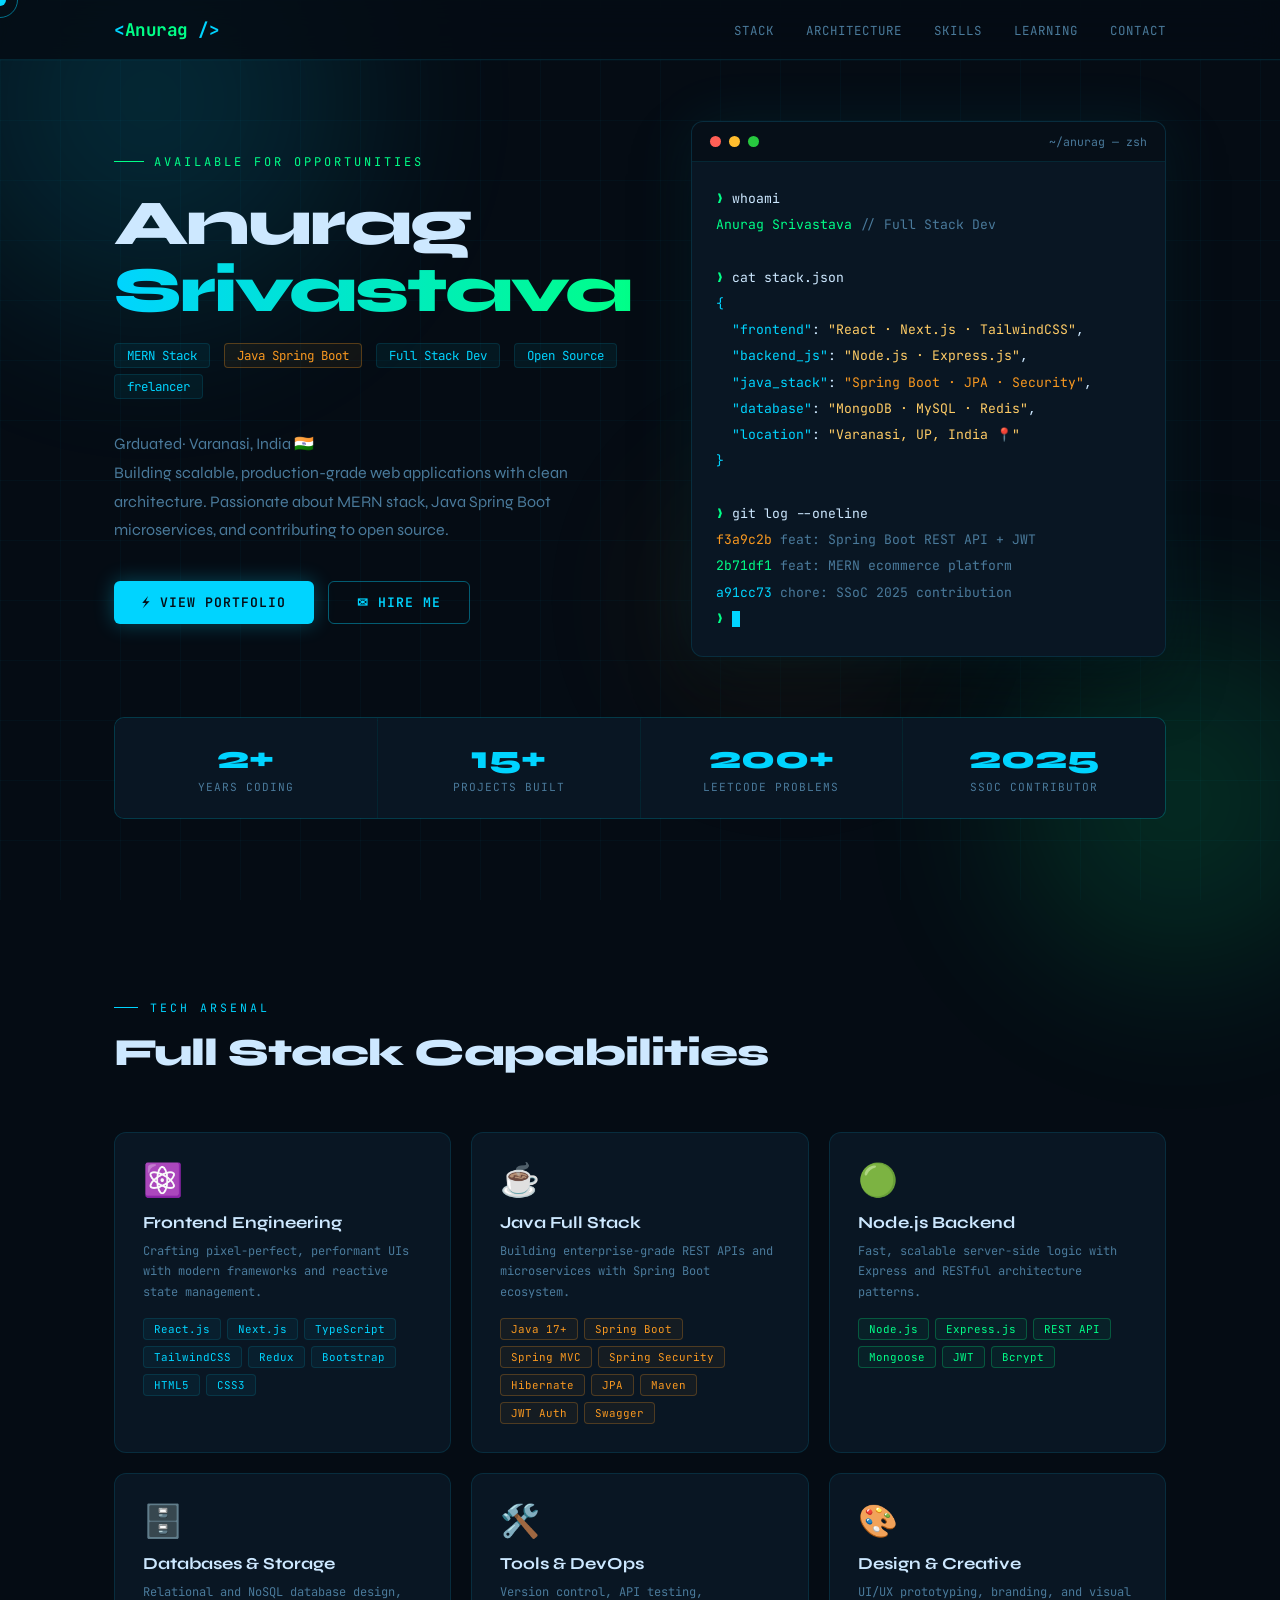
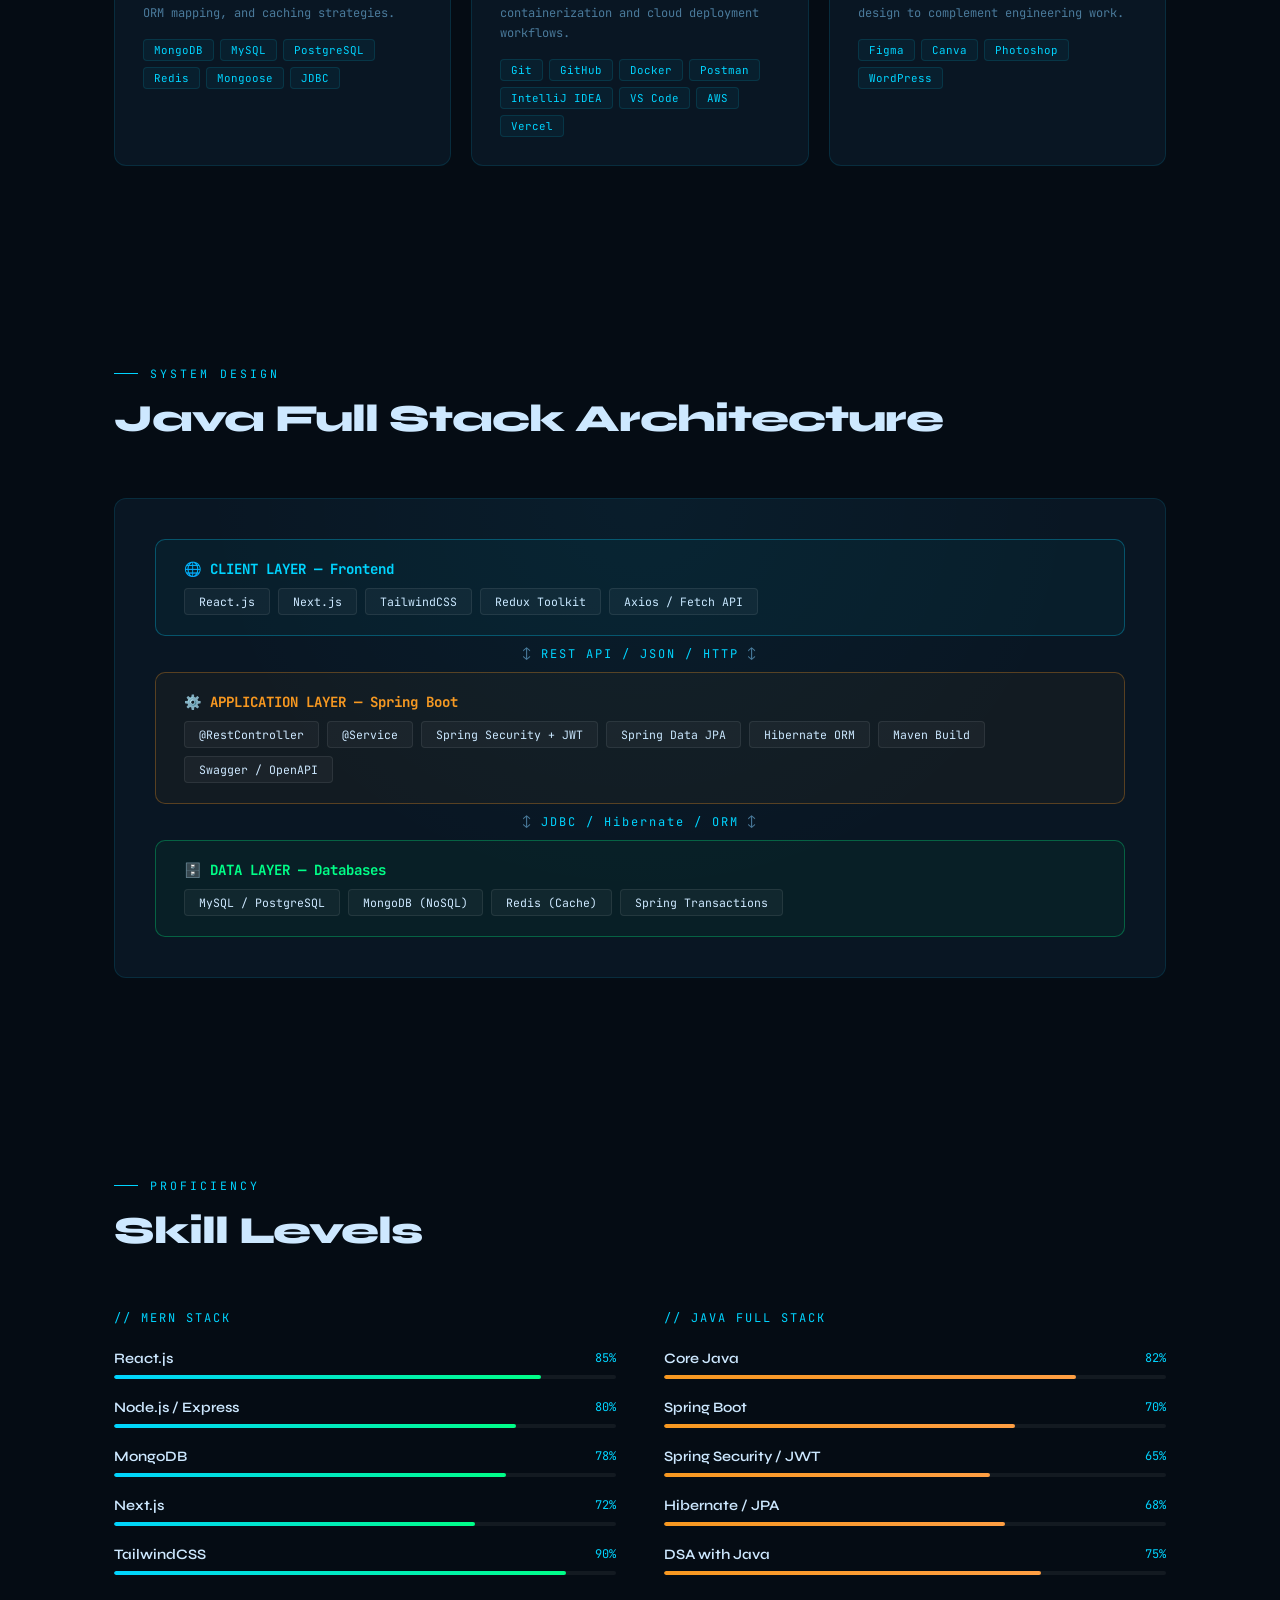
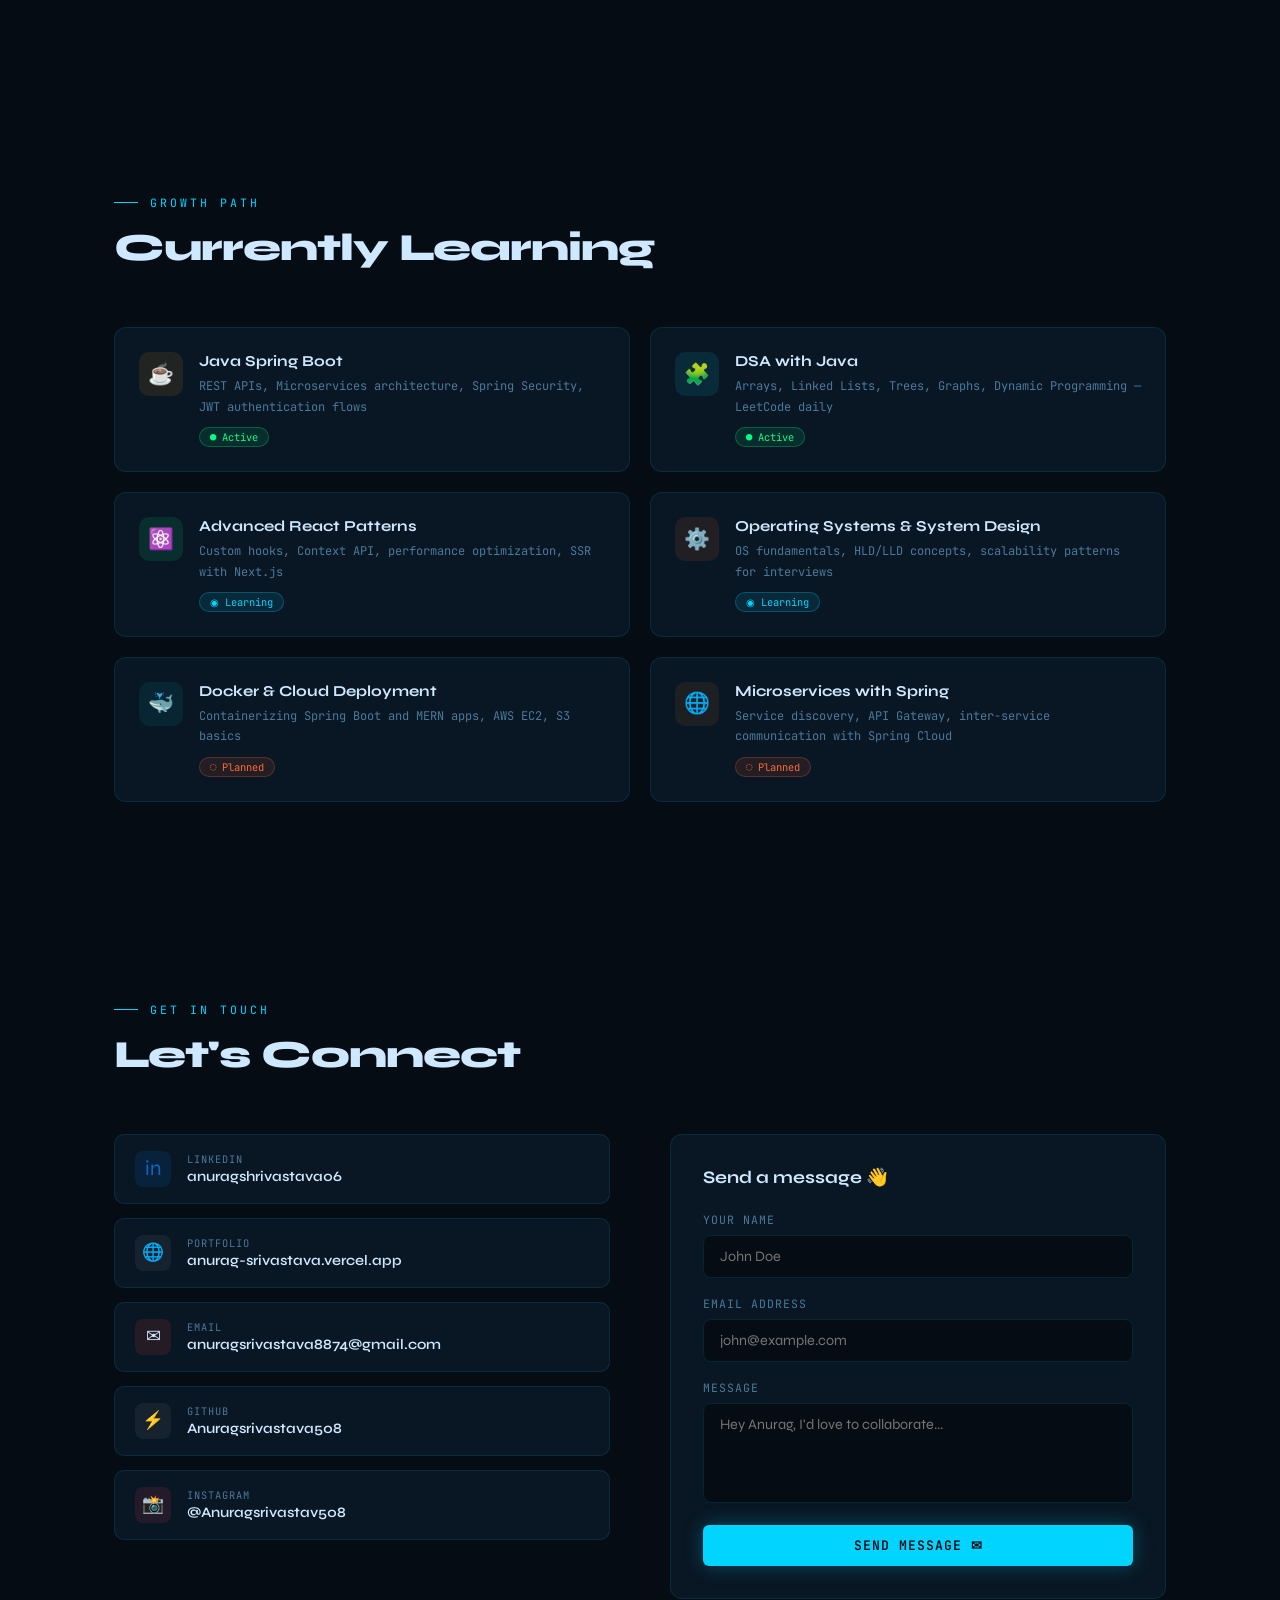
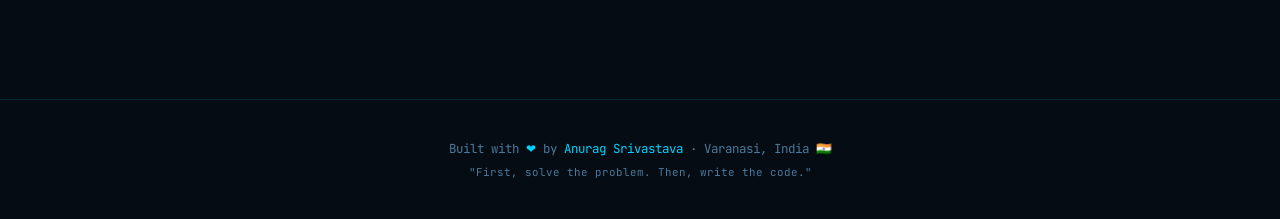
<file: index.html>
<!DOCTYPE html>
<html lang="en">
<head>
<meta charset="UTF-8"/>
<meta name="viewport" content="width=device-width, initial-scale=1.0"/>
<title>Anurag - portfiolo</title>
<link rel="stylesheet" href="style.css">
<link href="https://fonts.googleapis.com/css2?family=JetBrains+Mono:wght@300;400;600;700&family=Syne:wght@400;600;700;800&display=swap" rel="stylesheet"/>
</head>
<body>

<div class="cursor" id="cursor"></div>
<div class="cursor-ring" id="cursorRing"></div>
<div class="grid-bg"></div>
<div class="orb orb1"></div>
<div class="orb orb2"></div>
<div class="orb orb3"></div>

<!-- NAV-->
<nav>
  <div class="container nav-inner">
    <div class="nav-logo">&lt;<span>Anurag</span> /&gt;</div>
    <ul class="nav-links">
      <li><a href="#stack">Stack</a></li>
      <li><a href="#architecture">Architecture</a></li>
      <li><a href="#skills">Skills</a></li>
      <li><a href="#learning">Learning</a></li>
      <li><a href="#contact">Contact</a></li>
    </ul>
  </div>
</nav>



<!-- hero section -->

 <section class="hero">
  <div class="container">
    <div class="hero-grid">
      <div class="hero-left">
        <div class="hero-tag">Available for opportunities</div>
        <h1 class="hero-name">Anurag<br/><span class="highlight">Srivastava</span></h1>
        <div class="hero-role">
          <span class="role-tag">MERN Stack</span>
          <span class="role-tag java">Java Spring Boot</span>
          <span class="role-tag">Full Stack Dev</span>
          <span class="role-tag">Open Source</span>
           <span class="role-tag">frelancer</span>

        </div>
        <p class="hero-desc">
          Grduated· Varanasi, India 🇮🇳<br/>
          Building scalable, production-grade web applications with clean architecture. Passionate about MERN stack, Java Spring Boot microservices, and contributing to open source.
        </p>
        <div class="hero-btns">
          <a href="https://anurag-srivastava.vercel.app/" class="btn btn-primary">⚡ View Portfolio</a>
          <a href="mailto:anuragsrivastava8874@gmail.com" class="btn btn-outline">✉ Hire Me</a>
        </div>
      </div>

      <div class="terminal">
        <div class="terminal-header">
          <div class="dot dot-r"></div>
          <div class="dot dot-y"></div>
          <div class="dot dot-g"></div>
          <div class="terminal-title">~/anurag — zsh</div>
        </div>
        <div class="terminal-body" id="termBody">
          <div class="t-line" style="animation-delay:0.8s"><span class="t-prompt">❯ </span><span class="t-cmd">whoami</span></div>
          <div class="t-line" style="animation-delay:1.1s"><span class="t-val">Anurag Srivastava</span> <span class="t-comment">// Full Stack Dev</span></div>
          <div class="t-line" style="animation-delay:1.5s">&nbsp;</div>
          <div class="t-line" style="animation-delay:1.7s"><span class="t-prompt">❯ </span><span class="t-cmd">cat stack.json</span></div>
          <div class="t-line" style="animation-delay:2.0s"><span class="t-key">{</span></div>
          <div class="t-line" style="animation-delay:2.2s">&nbsp;&nbsp;<span class="t-key">"frontend"</span>: <span class="t-string">"React · Next.js · TailwindCSS"</span>,</div>
          <div class="t-line" style="animation-delay:2.4s">&nbsp;&nbsp;<span class="t-key">"backend_js"</span>: <span class="t-string">"Node.js · Express.js"</span>,</div>
          <div class="t-line" style="animation-delay:2.6s">&nbsp;&nbsp;<span class="t-key">"java_stack"</span>: <span class="t-java">"Spring Boot · JPA · Security"</span>,</div>
          <div class="t-line" style="animation-delay:2.8s">&nbsp;&nbsp;<span class="t-key">"database"</span>: <span class="t-string">"MongoDB · MySQL · Redis"</span>,</div>
          <div class="t-line" style="animation-delay:3.0s">&nbsp;&nbsp;<span class="t-key">"location"</span>: <span class="t-string">"Varanasi, UP, India 📍"</span></div>
          <div class="t-line" style="animation-delay:3.2s"><span class="t-key">}</span></div>
          <div class="t-line" style="animation-delay:3.5s">&nbsp;</div>
          <div class="t-line" style="animation-delay:3.7s"><span class="t-prompt">❯ </span><span class="t-cmd">git log --oneline</span></div>
          <div class="t-line" style="animation-delay:4.0s"><span class="t-java">f3a9c2b</span> <span class="t-comment">feat: Spring Boot REST API + JWT</span></div>
          <div class="t-line" style="animation-delay:4.2s"><span class="t-accent2" style="color:var(--accent2)">2b71df1</span> <span class="t-comment">feat: MERN ecommerce platform</span></div>
          <div class="t-line" style="animation-delay:4.4s"><span class="t-key">a91cc73</span> <span class="t-comment">chore: SSoC 2025 contribution</span></div>
          <div class="t-line" style="animation-delay:4.7s"><span class="t-prompt">❯ </span><span class="t-cursor"></span></div>
        </div>
      </div>
    </div>

    <div class="stats-bar reveal">
      <div class="stat"><div class="stat-num">2+</div><div class="stat-label">Years Coding</div></div>
      <div class="stat"><div class="stat-num">15+</div><div class="stat-label">Projects Built</div></div>
      <div class="stat"><div class="stat-num">200+</div><div class="stat-label">LeetCode Problems</div></div>
      <div class="stat"><div class="stat-num">2025</div><div class="stat-label">SSoC Contributor</div></div>
    </div>
  </div>
</section> 


 <section id="stack">
  <div class="container">
    <div class="section-header reveal">
      <div class="section-eyebrow">Tech Arsenal</div>
      <h2 class="section-title">Full Stack Capabilities</h2>
    </div>
    <div class="stack-grid">
      <div class="stack-card reveal">
        <div class="stack-icon">⚛️</div>
        <div class="stack-name">Frontend Engineering</div>
        <div class="stack-desc">Crafting pixel-perfect, performant UIs with modern frameworks and reactive state management.</div>
        <div class="badge-row">
          <span class="badge">React.js</span>
          <span class="badge">Next.js</span>
          <span class="badge">TypeScript</span>
          <span class="badge">TailwindCSS</span>
          <span class="badge">Redux</span>
          <span class="badge">Bootstrap</span>
          <span class="badge">HTML5</span>
          <span class="badge">CSS3</span>
        </div>
      </div>

      <div class="stack-card java-card reveal">
        <div class="stack-icon">☕</div>
        <div class="stack-name">Java Full Stack</div>
        <div class="stack-desc">Building enterprise-grade REST APIs and microservices with Spring Boot ecosystem.</div>
        <div class="badge-row">
          <span class="badge java">Java 17+</span>
          <span class="badge java">Spring Boot</span>
          <span class="badge java">Spring MVC</span>
          <span class="badge java">Spring Security</span>
          <span class="badge java">Hibernate</span>
          <span class="badge java">JPA</span>
          <span class="badge java">Maven</span>
          <span class="badge java">JWT Auth</span>
          <span class="badge java">Swagger</span>
        </div>
      </div>

      <div class="stack-card reveal">
        <div class="stack-icon">🟢</div>
        <div class="stack-name">Node.js Backend</div>
        <div class="stack-desc">Fast, scalable server-side logic with Express and RESTful architecture patterns.</div>
        <div class="badge-row">
          <span class="badge green">Node.js</span>
          <span class="badge green">Express.js</span>
          <span class="badge green">REST API</span>
          <span class="badge green">Mongoose</span>
          <span class="badge green">JWT</span>
          <span class="badge green">Bcrypt</span>
        </div>
      </div>

      <div class="stack-card reveal">
        <div class="stack-icon">🗄️</div>
        <div class="stack-name">Databases & Storage</div>
        <div class="stack-desc">Relational and NoSQL database design, ORM mapping, and caching strategies.</div>
        <div class="badge-row">
          <span class="badge">MongoDB</span>
          <span class="badge">MySQL</span>
          <span class="badge">PostgreSQL</span>
          <span class="badge">Redis</span>
          <span class="badge">Mongoose</span>
          <span class="badge">JDBC</span>
        </div>
      </div>

      <div class="stack-card reveal">
        <div class="stack-icon">🛠️</div>
        <div class="stack-name">Tools & DevOps</div>
        <div class="stack-desc">Version control, API testing, containerization and cloud deployment workflows.</div>
        <div class="badge-row">
          <span class="badge">Git</span>
          <span class="badge">GitHub</span>
          <span class="badge">Docker</span>
          <span class="badge">Postman</span>
          <span class="badge">IntelliJ IDEA</span>
          <span class="badge">VS Code</span>
          <span class="badge">AWS</span>
          <span class="badge">Vercel</span>
        </div>
      </div>

      <div class="stack-card reveal">
        <div class="stack-icon">🎨</div>
        <div class="stack-name">Design & Creative</div>
        <div class="stack-desc">UI/UX prototyping, branding, and visual design to complement engineering work.</div>
        <div class="badge-row">
          <span class="badge">Figma</span>
          <span class="badge">Canva</span>
          <span class="badge">Photoshop</span>
          <span class="badge">WordPress</span>
        </div>
      </div>
    </div>
  </div>
</section> 


<section id="architecture">
  <div class="container">
    <div class="section-header reveal">
      <div class="section-eyebrow">System Design</div>
      <h2 class="section-title">Java Full Stack Architecture</h2>
    </div>
    <div class="arch-diagram reveal">
      <div class="arch-layer layer-frontend">
        <div class="layer-label c">🌐 CLIENT LAYER — Frontend</div>
        <div class="layer-items">
          <span class="layer-item">React.js</span>
          <span class="layer-item">Next.js</span>
          <span class="layer-item">TailwindCSS</span>
          <span class="layer-item">Redux Toolkit</span>
          <span class="layer-item">Axios / Fetch API</span>
        </div>
      </div>
      <div class="arch-arrow">↕ <span>REST API / JSON / HTTP</span> ↕</div>
      <div class="arch-layer layer-backend">
        <div class="layer-label j">⚙️ APPLICATION LAYER — Spring Boot</div>
        <div class="layer-items">
          <span class="layer-item">@RestController</span>
          <span class="layer-item">@Service</span>
          <span class="layer-item">Spring Security + JWT</span>
          <span class="layer-item">Spring Data JPA</span>
          <span class="layer-item">Hibernate ORM</span>
          <span class="layer-item">Maven Build</span>
          <span class="layer-item">Swagger / OpenAPI</span>
        </div>
      </div>
      <div class="arch-arrow">↕ <span>JDBC / Hibernate / ORM</span> ↕</div>
      <div class="arch-layer layer-db">
        <div class="layer-label g">🗄️ DATA LAYER — Databases</div>
        <div class="layer-items">
          <span class="layer-item">MySQL / PostgreSQL</span>
          <span class="layer-item">MongoDB (NoSQL)</span>
          <span class="layer-item">Redis (Cache)</span>
          <span class="layer-item">Spring Transactions</span>
        </div>
      </div>
    </div>
  </div>
</section> 


<section id="skills">
  <div class="container">
    <div class="section-header reveal">
      <div class="section-eyebrow">Proficiency</div>
      <h2 class="section-title">Skill Levels</h2>
    </div>
    <div class="skills-grid reveal">
      <div>
        <div class="skill-group-title">// MERN Stack</div>
        <div class="skill-item">
          <div class="skill-top"><span class="skill-name">React.js</span><span class="skill-pct">85%</span></div>
          <div class="skill-bar"><div class="skill-fill fill-accent" style="--w:85%"></div></div>
        </div>
        <div class="skill-item">
          <div class="skill-top"><span class="skill-name">Node.js / Express</span><span class="skill-pct">80%</span></div>
          <div class="skill-bar"><div class="skill-fill fill-accent" style="--w:80%"></div></div>
        </div>
        <div class="skill-item">
          <div class="skill-top"><span class="skill-name">MongoDB</span><span class="skill-pct">78%</span></div>
          <div class="skill-bar"><div class="skill-fill fill-accent" style="--w:78%"></div></div>
        </div>
        <div class="skill-item">
          <div class="skill-top"><span class="skill-name">Next.js</span><span class="skill-pct">72%</span></div>
          <div class="skill-bar"><div class="skill-fill fill-accent" style="--w:72%"></div></div>
        </div>
        <div class="skill-item">
          <div class="skill-top"><span class="skill-name">TailwindCSS</span><span class="skill-pct">90%</span></div>
          <div class="skill-bar"><div class="skill-fill fill-accent" style="--w:90%"></div></div>
        </div>
      </div>
      <div>
        <div class="skill-group-title">// Java Full Stack</div>
        <div class="skill-item">
          <div class="skill-top"><span class="skill-name">Core Java</span><span class="skill-pct">82%</span></div>
          <div class="skill-bar"><div class="skill-fill fill-java" style="--w:82%"></div></div>
        </div>
        <div class="skill-item">
          <div class="skill-top"><span class="skill-name">Spring Boot</span><span class="skill-pct">70%</span></div>
          <div class="skill-bar"><div class="skill-fill fill-java" style="--w:70%"></div></div>
        </div>
        <div class="skill-item">
          <div class="skill-top"><span class="skill-name">Spring Security / JWT</span><span class="skill-pct">65%</span></div>
          <div class="skill-bar"><div class="skill-fill fill-java" style="--w:65%"></div></div>
        </div>
        <div class="skill-item">
          <div class="skill-top"><span class="skill-name">Hibernate / JPA</span><span class="skill-pct">68%</span></div>
          <div class="skill-bar"><div class="skill-fill fill-java" style="--w:68%"></div></div>
        </div>
        <div class="skill-item">
          <div class="skill-top"><span class="skill-name">DSA with Java</span><span class="skill-pct">75%</span></div>
          <div class="skill-bar"><div class="skill-fill fill-java" style="--w:75%"></div></div>
        </div>
      </div>
    </div>
  </div>
</section>

 <section id="learning">
  <div class="container">
    <div class="section-header reveal">
      <div class="section-eyebrow">Growth Path</div>
      <h2 class="section-title">Currently Learning</h2>
    </div>
    <div class="roadmap">
      <div class="road-card reveal">
        <div class="road-icon" style="background:rgba(248,152,32,0.1)">☕</div>
        <div>
          <div class="road-title">Java Spring Boot</div>
          <div class="road-desc">REST APIs, Microservices architecture, Spring Security, JWT authentication flows</div>
          <span class="road-status status-active">● Active</span>
        </div>
      </div>
      <div class="road-card reveal">
        <div class="road-icon" style="background:rgba(0,212,255,0.1)">🧩</div>
        <div>
          <div class="road-title">DSA with Java</div>
          <div class="road-desc">Arrays, Linked Lists, Trees, Graphs, Dynamic Programming — LeetCode daily</div>
          <span class="road-status status-active">● Active</span>
        </div>
      </div>
      <div class="road-card reveal">
        <div class="road-icon" style="background:rgba(0,255,136,0.1)">⚛️</div>
        <div>
          <div class="road-title">Advanced React Patterns</div>
          <div class="road-desc">Custom hooks, Context API, performance optimization, SSR with Next.js</div>
          <span class="road-status status-learning">◉ Learning</span>
        </div>
      </div>
      <div class="road-card reveal">
        <div class="road-icon" style="background:rgba(255,107,53,0.1)">⚙️</div>
        <div>
          <div class="road-title">Operating Systems & System Design</div>
          <div class="road-desc">OS fundamentals, HLD/LLD concepts, scalability patterns for interviews</div>
          <span class="road-status status-learning">◉ Learning</span>
        </div>
      </div>
      <div class="road-card reveal">
        <div class="road-icon" style="background:rgba(0,212,255,0.08)">🐳</div>
        <div>
          <div class="road-title">Docker & Cloud Deployment</div>
          <div class="road-desc">Containerizing Spring Boot and MERN apps, AWS EC2, S3 basics</div>
          <span class="road-status status-planned">◌ Planned</span>
        </div>
      </div>
      <div class="road-card reveal">
        <div class="road-icon" style="background:rgba(248,152,32,0.08)">🌐</div>
        <div>
          <div class="road-title">Microservices with Spring</div>
          <div class="road-desc">Service discovery, API Gateway, inter-service communication with Spring Cloud</div>
          <span class="road-status status-planned">◌ Planned</span>
        </div>
      </div>
    </div>
  </div>
</section> 


 <section id="contact">
  <div class="container">
    <div class="section-header reveal">
      <div class="section-eyebrow">Get In Touch</div>
      <h2 class="section-title">Let's Connect</h2>
    </div>
    <div class="contact-wrap">
      <div class="contact-links reveal">
        <a href="https://linkedin.com/in/anuragshrivastava06" class="contact-link">
          <div class="contact-link-icon" style="background:rgba(10,102,194,0.15);color:#0a66c2;font-size:1.3rem">in</div>
          <div class="contact-link-info">
            <div class="label">LinkedIn</div>
            <div class="value">anuragshrivastava06</div>
          </div>
        </a>
        <a href="https://anurag-srivastava.vercel.app/" class="contact-link">
          <div class="contact-link-icon" style="background:rgba(255,255,255,0.05);font-size:1.1rem">🌐</div>
          <div class="contact-link-info">
            <div class="label">Portfolio</div>
            <div class="value">anurag-srivastava.vercel.app</div>
          </div>
        </a>
        <a href="mailto:anuragsrivastava8874@gmail.com" class="contact-link">
          <div class="contact-link-icon" style="background:rgba(234,67,53,0.12);font-size:1.1rem">✉</div>
          <div class="contact-link-info">
            <div class="label">Email</div>
            <div class="value">anuragsrivastava8874@gmail.com</div>
          </div>
        </a>
        <a href="https://github.com/Anuragsrivastava508" class="contact-link">
          <div class="contact-link-icon" style="background:rgba(255,255,255,0.05);font-size:1.1rem">⚡</div>
          <div class="contact-link-info">
            <div class="label">GitHub</div>
            <div class="value">Anuragsrivastava508</div>
          </div>
        </a>
        <a href="https://instagram.com/Anuragsrivastav508" class="contact-link">
          <div class="contact-link-icon" style="background:rgba(228,64,95,0.12);font-size:1.1rem">📸</div>
          <div class="contact-link-info">
            <div class="label">Instagram</div>
            <div class="value">@Anuragsrivastav508</div>
          </div>
        </a>
      </div>
      <div class="contact-form-card reveal">
        <div class="form-title">Send a message 👋</div>
        <div class="form-group">
          <label>Your Name</label>
          <input type="text" placeholder="John Doe"/>
        </div>
        <div class="form-group">
          <label>Email Address</label>
          <input type="email" placeholder="john@example.com"/>
        </div>
        <div class="form-group">
          <label>Message</label>
          <textarea placeholder="Hey Anurag, I'd love to collaborate..."></textarea>
        </div>
        <button class="btn btn-primary btn-send" onclick="handleSend(this)">Send Message ✉</button>
      </div>
    </div>
  </div>
</section> 

<footer>
  <div class="container">
    <p>Built with <span>❤</span> by <span>Anurag Srivastava</span> · Varanasi, India 🇮🇳</p>
    <p style="margin-top:8px; font-size:0.68rem;">"First, solve the problem. Then, write the code."</p>
  </div>
</footer> 

<script src="javascript.js"></script>
</body>
</html>
</file>
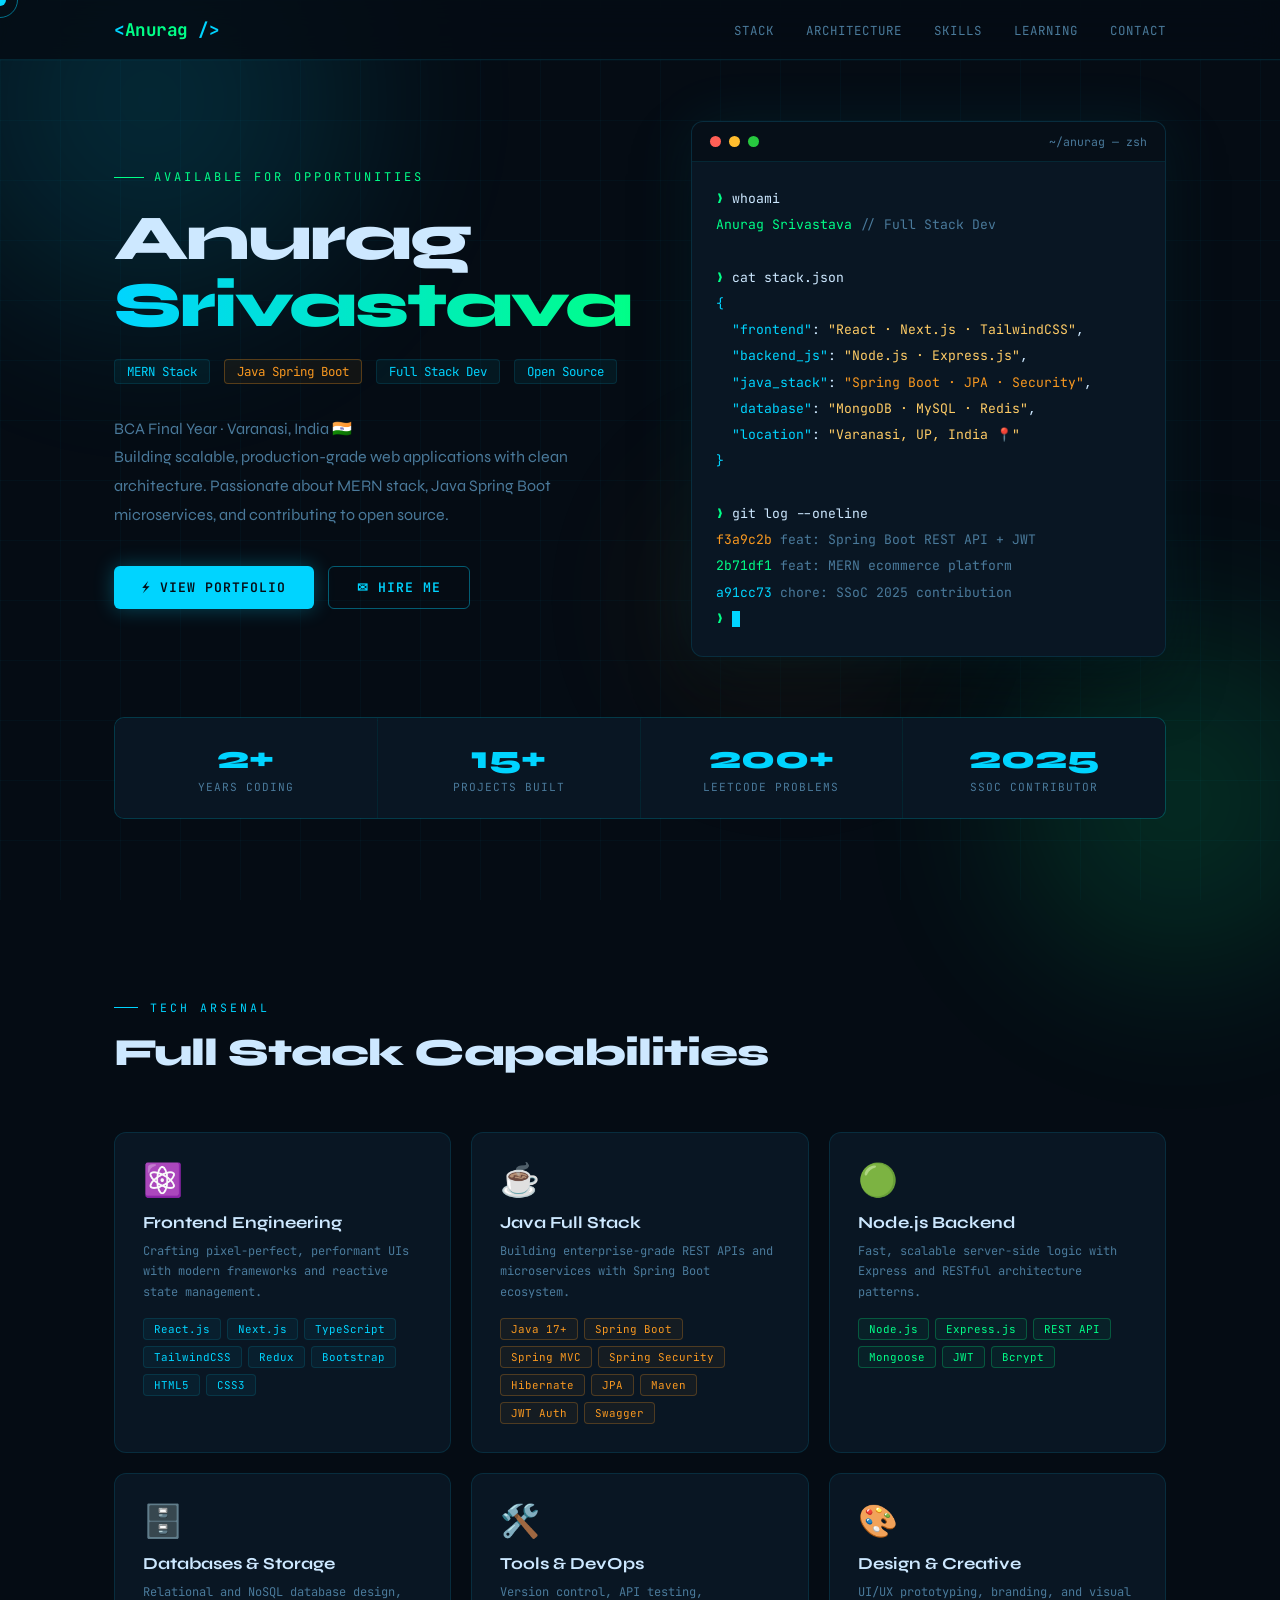
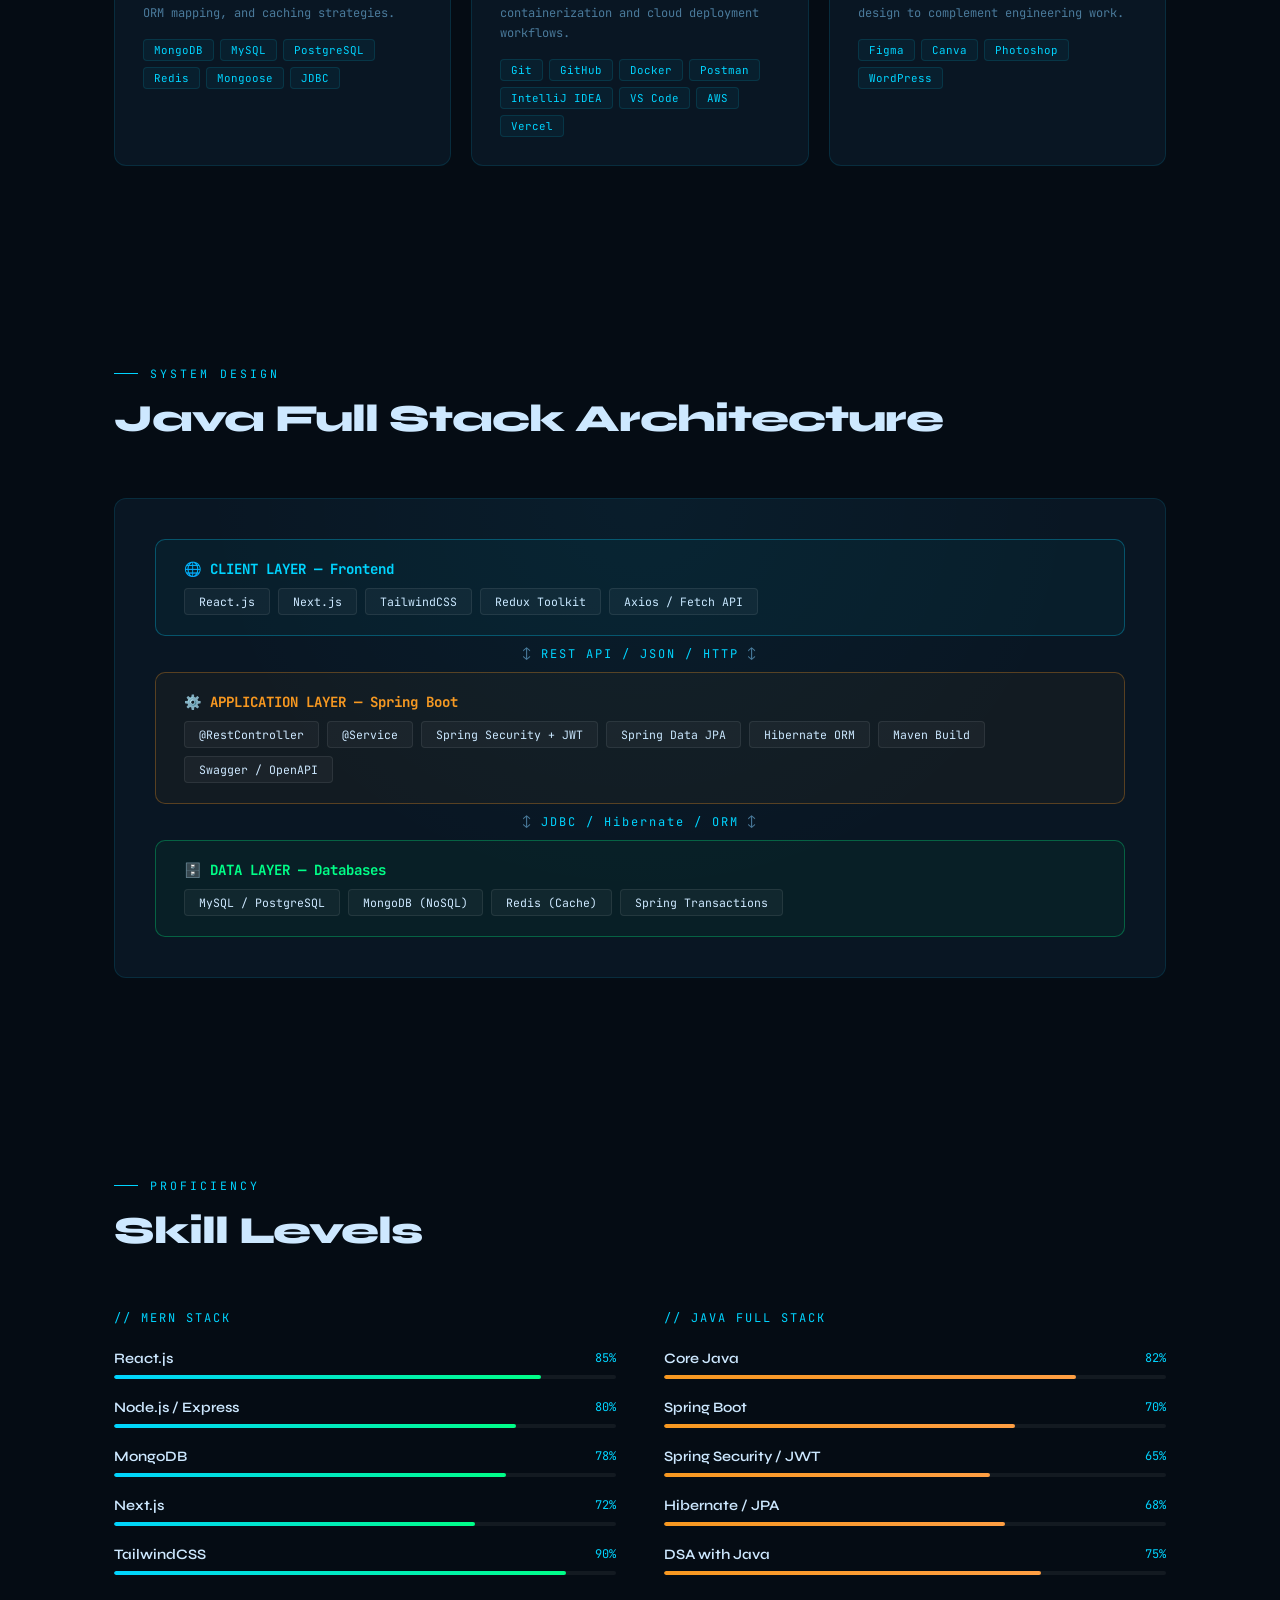
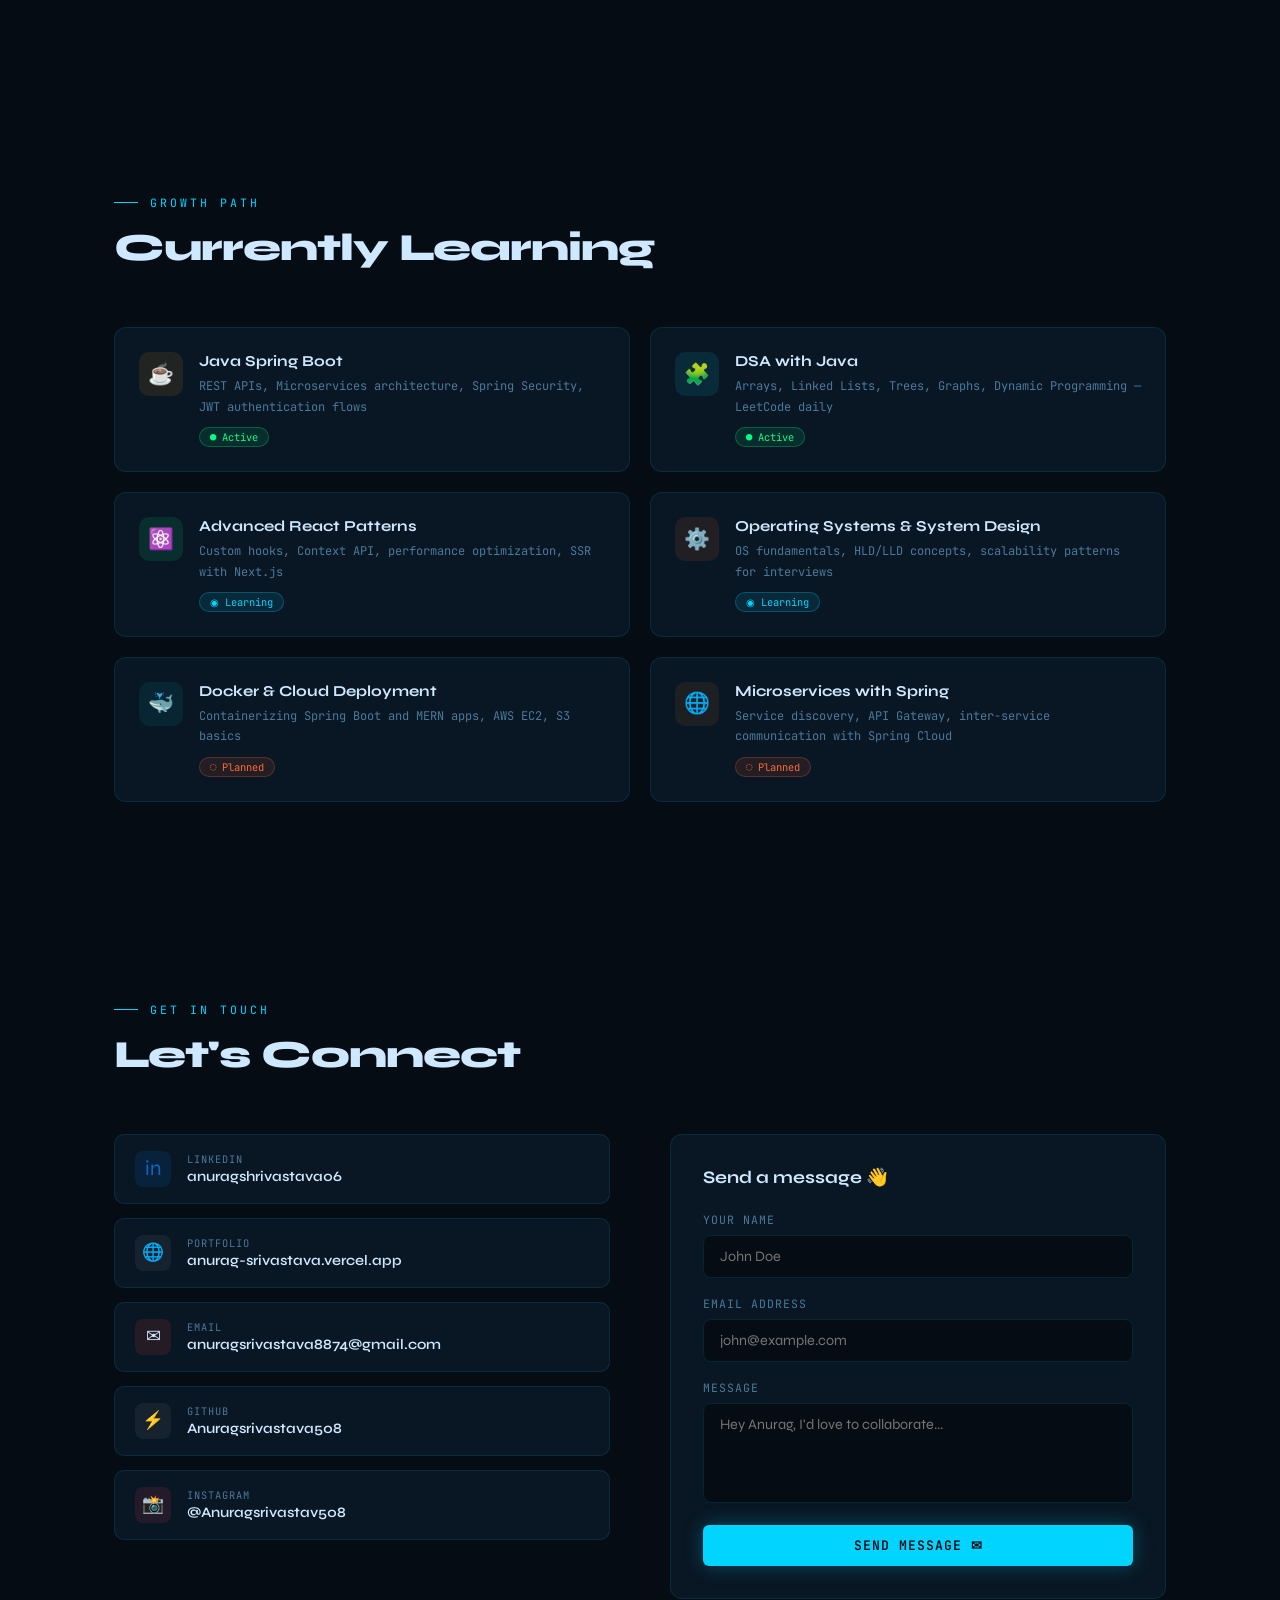
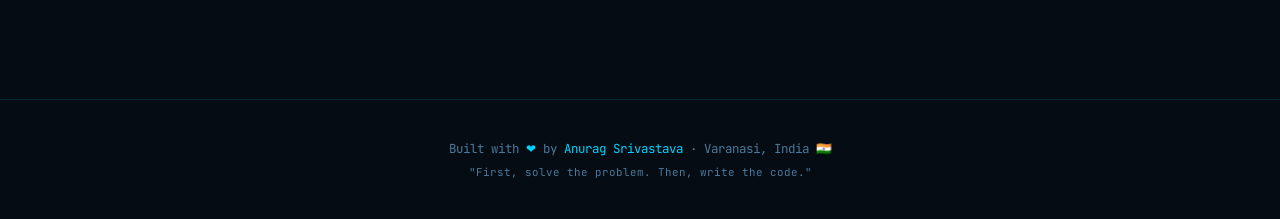
<file: anurag-portfolio.html>
<!DOCTYPE html>
<html lang="en">
<head>
<meta charset="UTF-8"/>
<meta name="viewport" content="width=device-width, initial-scale=1.0"/>
<title>Anurag Srivastava — Full Stack Developer</title>
<link rel="stylesheet" href="style.css">
<link href="https://fonts.googleapis.com/css2?family=JetBrains+Mono:wght@300;400;600;700&family=Syne:wght@400;600;700;800&display=swap" rel="stylesheet"/>

</head>
<body>

<div class="cursor" id="cursor"></div>
<div class="cursor-ring" id="cursorRing"></div>
<div class="grid-bg"></div>
<div class="orb orb1"></div>
<div class="orb orb2"></div>
<div class="orb orb3"></div>

<!-- NAV -->
<nav>
  <div class="container nav-inner">
    <div class="nav-logo">&lt;<span>Anurag</span> /&gt;</div>
    <ul class="nav-links">
      <li><a href="#stack">Stack</a></li>
      <li><a href="#architecture">Architecture</a></li>
      <li><a href="#skills">Skills</a></li>
      <li><a href="#learning">Learning</a></li>
      <li><a href="#contact">Contact</a></li>
    </ul>
  </div>
</nav>

<!-- HERO -->
<section class="hero">
  <div class="container">
    <div class="hero-grid">
      <div class="hero-left">
        <div class="hero-tag">Available for opportunities</div>
        <h1 class="hero-name">Anurag<br/><span class="highlight">Srivastava</span></h1>
        <div class="hero-role">
          <span class="role-tag">MERN Stack</span>
          <span class="role-tag java">Java Spring Boot</span>
          <span class="role-tag">Full Stack Dev</span>
          <span class="role-tag">Open Source</span>
        </div>
        <p class="hero-desc">
          BCA Final Year · Varanasi, India 🇮🇳<br/>
          Building scalable, production-grade web applications with clean architecture. Passionate about MERN stack, Java Spring Boot microservices, and contributing to open source.
        </p>
        <div class="hero-btns">
          <a href="https://anurag-srivastava.vercel.app/" class="btn btn-primary">⚡ View Portfolio</a>
          <a href="mailto:anuragsrivastava8874@gmail.com" class="btn btn-outline">✉ Hire Me</a>
        </div>
      </div>

      <div class="terminal">
        <div class="terminal-header">
          <div class="dot dot-r"></div>
          <div class="dot dot-y"></div>
          <div class="dot dot-g"></div>
          <div class="terminal-title">~/anurag — zsh</div>
        </div>
        <div class="terminal-body" id="termBody">
          <div class="t-line" style="animation-delay:0.8s"><span class="t-prompt">❯ </span><span class="t-cmd">whoami</span></div>
          <div class="t-line" style="animation-delay:1.1s"><span class="t-val">Anurag Srivastava</span> <span class="t-comment">// Full Stack Dev</span></div>
          <div class="t-line" style="animation-delay:1.5s">&nbsp;</div>
          <div class="t-line" style="animation-delay:1.7s"><span class="t-prompt">❯ </span><span class="t-cmd">cat stack.json</span></div>
          <div class="t-line" style="animation-delay:2.0s"><span class="t-key">{</span></div>
          <div class="t-line" style="animation-delay:2.2s">&nbsp;&nbsp;<span class="t-key">"frontend"</span>: <span class="t-string">"React · Next.js · TailwindCSS"</span>,</div>
          <div class="t-line" style="animation-delay:2.4s">&nbsp;&nbsp;<span class="t-key">"backend_js"</span>: <span class="t-string">"Node.js · Express.js"</span>,</div>
          <div class="t-line" style="animation-delay:2.6s">&nbsp;&nbsp;<span class="t-key">"java_stack"</span>: <span class="t-java">"Spring Boot · JPA · Security"</span>,</div>
          <div class="t-line" style="animation-delay:2.8s">&nbsp;&nbsp;<span class="t-key">"database"</span>: <span class="t-string">"MongoDB · MySQL · Redis"</span>,</div>
          <div class="t-line" style="animation-delay:3.0s">&nbsp;&nbsp;<span class="t-key">"location"</span>: <span class="t-string">"Varanasi, UP, India 📍"</span></div>
          <div class="t-line" style="animation-delay:3.2s"><span class="t-key">}</span></div>
          <div class="t-line" style="animation-delay:3.5s">&nbsp;</div>
          <div class="t-line" style="animation-delay:3.7s"><span class="t-prompt">❯ </span><span class="t-cmd">git log --oneline</span></div>
          <div class="t-line" style="animation-delay:4.0s"><span class="t-java">f3a9c2b</span> <span class="t-comment">feat: Spring Boot REST API + JWT</span></div>
          <div class="t-line" style="animation-delay:4.2s"><span class="t-accent2" style="color:var(--accent2)">2b71df1</span> <span class="t-comment">feat: MERN ecommerce platform</span></div>
          <div class="t-line" style="animation-delay:4.4s"><span class="t-key">a91cc73</span> <span class="t-comment">chore: SSoC 2025 contribution</span></div>
          <div class="t-line" style="animation-delay:4.7s"><span class="t-prompt">❯ </span><span class="t-cursor"></span></div>
        </div>
      </div>
    </div>

    <div class="stats-bar reveal">
      <div class="stat"><div class="stat-num">2+</div><div class="stat-label">Years Coding</div></div>
      <div class="stat"><div class="stat-num">15+</div><div class="stat-label">Projects Built</div></div>
      <div class="stat"><div class="stat-num">200+</div><div class="stat-label">LeetCode Problems</div></div>
      <div class="stat"><div class="stat-num">2025</div><div class="stat-label">SSoC Contributor</div></div>
    </div>
  </div>
</section>

<!-- TECH STACK -->
<section id="stack">
  <div class="container">
    <div class="section-header reveal">
      <div class="section-eyebrow">Tech Arsenal</div>
      <h2 class="section-title">Full Stack Capabilities</h2>
    </div>
    <div class="stack-grid">
      <div class="stack-card reveal">
        <div class="stack-icon">⚛️</div>
        <div class="stack-name">Frontend Engineering</div>
        <div class="stack-desc">Crafting pixel-perfect, performant UIs with modern frameworks and reactive state management.</div>
        <div class="badge-row">
          <span class="badge">React.js</span>
          <span class="badge">Next.js</span>
          <span class="badge">TypeScript</span>
          <span class="badge">TailwindCSS</span>
          <span class="badge">Redux</span>
          <span class="badge">Bootstrap</span>
          <span class="badge">HTML5</span>
          <span class="badge">CSS3</span>
        </div>
      </div>

      <div class="stack-card java-card reveal">
        <div class="stack-icon">☕</div>
        <div class="stack-name">Java Full Stack</div>
        <div class="stack-desc">Building enterprise-grade REST APIs and microservices with Spring Boot ecosystem.</div>
        <div class="badge-row">
          <span class="badge java">Java 17+</span>
          <span class="badge java">Spring Boot</span>
          <span class="badge java">Spring MVC</span>
          <span class="badge java">Spring Security</span>
          <span class="badge java">Hibernate</span>
          <span class="badge java">JPA</span>
          <span class="badge java">Maven</span>
          <span class="badge java">JWT Auth</span>
          <span class="badge java">Swagger</span>
        </div>
      </div>

      <div class="stack-card reveal">
        <div class="stack-icon">🟢</div>
        <div class="stack-name">Node.js Backend</div>
        <div class="stack-desc">Fast, scalable server-side logic with Express and RESTful architecture patterns.</div>
        <div class="badge-row">
          <span class="badge green">Node.js</span>
          <span class="badge green">Express.js</span>
          <span class="badge green">REST API</span>
          <span class="badge green">Mongoose</span>
          <span class="badge green">JWT</span>
          <span class="badge green">Bcrypt</span>
        </div>
      </div>

      <div class="stack-card reveal">
        <div class="stack-icon">🗄️</div>
        <div class="stack-name">Databases & Storage</div>
        <div class="stack-desc">Relational and NoSQL database design, ORM mapping, and caching strategies.</div>
        <div class="badge-row">
          <span class="badge">MongoDB</span>
          <span class="badge">MySQL</span>
          <span class="badge">PostgreSQL</span>
          <span class="badge">Redis</span>
          <span class="badge">Mongoose</span>
          <span class="badge">JDBC</span>
        </div>
      </div>

      <div class="stack-card reveal">
        <div class="stack-icon">🛠️</div>
        <div class="stack-name">Tools & DevOps</div>
        <div class="stack-desc">Version control, API testing, containerization and cloud deployment workflows.</div>
        <div class="badge-row">
          <span class="badge">Git</span>
          <span class="badge">GitHub</span>
          <span class="badge">Docker</span>
          <span class="badge">Postman</span>
          <span class="badge">IntelliJ IDEA</span>
          <span class="badge">VS Code</span>
          <span class="badge">AWS</span>
          <span class="badge">Vercel</span>
        </div>
      </div>

      <div class="stack-card reveal">
        <div class="stack-icon">🎨</div>
        <div class="stack-name">Design & Creative</div>
        <div class="stack-desc">UI/UX prototyping, branding, and visual design to complement engineering work.</div>
        <div class="badge-row">
          <span class="badge">Figma</span>
          <span class="badge">Canva</span>
          <span class="badge">Photoshop</span>
          <span class="badge">WordPress</span>
        </div>
      </div>
    </div>
  </div>
</section>

<!-- ARCHITECTURE -->
<section id="architecture">
  <div class="container">
    <div class="section-header reveal">
      <div class="section-eyebrow">System Design</div>
      <h2 class="section-title">Java Full Stack Architecture</h2>
    </div>
    <div class="arch-diagram reveal">
      <div class="arch-layer layer-frontend">
        <div class="layer-label c">🌐 CLIENT LAYER — Frontend</div>
        <div class="layer-items">
          <span class="layer-item">React.js</span>
          <span class="layer-item">Next.js</span>
          <span class="layer-item">TailwindCSS</span>
          <span class="layer-item">Redux Toolkit</span>
          <span class="layer-item">Axios / Fetch API</span>
        </div>
      </div>
      <div class="arch-arrow">↕ <span>REST API / JSON / HTTP</span> ↕</div>
      <div class="arch-layer layer-backend">
        <div class="layer-label j">⚙️ APPLICATION LAYER — Spring Boot</div>
        <div class="layer-items">
          <span class="layer-item">@RestController</span>
          <span class="layer-item">@Service</span>
          <span class="layer-item">Spring Security + JWT</span>
          <span class="layer-item">Spring Data JPA</span>
          <span class="layer-item">Hibernate ORM</span>
          <span class="layer-item">Maven Build</span>
          <span class="layer-item">Swagger / OpenAPI</span>
        </div>
      </div>
      <div class="arch-arrow">↕ <span>JDBC / Hibernate / ORM</span> ↕</div>
      <div class="arch-layer layer-db">
        <div class="layer-label g">🗄️ DATA LAYER — Databases</div>
        <div class="layer-items">
          <span class="layer-item">MySQL / PostgreSQL</span>
          <span class="layer-item">MongoDB (NoSQL)</span>
          <span class="layer-item">Redis (Cache)</span>
          <span class="layer-item">Spring Transactions</span>
        </div>
      </div>
    </div>
  </div>
</section>

<!-- SKILLS -->
<section id="skills">
  <div class="container">
    <div class="section-header reveal">
      <div class="section-eyebrow">Proficiency</div>
      <h2 class="section-title">Skill Levels</h2>
    </div>
    <div class="skills-grid reveal">
      <div>
        <div class="skill-group-title">// MERN Stack</div>
        <div class="skill-item">
          <div class="skill-top"><span class="skill-name">React.js</span><span class="skill-pct">85%</span></div>
          <div class="skill-bar"><div class="skill-fill fill-accent" style="--w:85%"></div></div>
        </div>
        <div class="skill-item">
          <div class="skill-top"><span class="skill-name">Node.js / Express</span><span class="skill-pct">80%</span></div>
          <div class="skill-bar"><div class="skill-fill fill-accent" style="--w:80%"></div></div>
        </div>
        <div class="skill-item">
          <div class="skill-top"><span class="skill-name">MongoDB</span><span class="skill-pct">78%</span></div>
          <div class="skill-bar"><div class="skill-fill fill-accent" style="--w:78%"></div></div>
        </div>
        <div class="skill-item">
          <div class="skill-top"><span class="skill-name">Next.js</span><span class="skill-pct">72%</span></div>
          <div class="skill-bar"><div class="skill-fill fill-accent" style="--w:72%"></div></div>
        </div>
        <div class="skill-item">
          <div class="skill-top"><span class="skill-name">TailwindCSS</span><span class="skill-pct">90%</span></div>
          <div class="skill-bar"><div class="skill-fill fill-accent" style="--w:90%"></div></div>
        </div>
      </div>
      <div>
        <div class="skill-group-title">// Java Full Stack</div>
        <div class="skill-item">
          <div class="skill-top"><span class="skill-name">Core Java</span><span class="skill-pct">82%</span></div>
          <div class="skill-bar"><div class="skill-fill fill-java" style="--w:82%"></div></div>
        </div>
        <div class="skill-item">
          <div class="skill-top"><span class="skill-name">Spring Boot</span><span class="skill-pct">70%</span></div>
          <div class="skill-bar"><div class="skill-fill fill-java" style="--w:70%"></div></div>
        </div>
        <div class="skill-item">
          <div class="skill-top"><span class="skill-name">Spring Security / JWT</span><span class="skill-pct">65%</span></div>
          <div class="skill-bar"><div class="skill-fill fill-java" style="--w:65%"></div></div>
        </div>
        <div class="skill-item">
          <div class="skill-top"><span class="skill-name">Hibernate / JPA</span><span class="skill-pct">68%</span></div>
          <div class="skill-bar"><div class="skill-fill fill-java" style="--w:68%"></div></div>
        </div>
        <div class="skill-item">
          <div class="skill-top"><span class="skill-name">DSA with Java</span><span class="skill-pct">75%</span></div>
          <div class="skill-bar"><div class="skill-fill fill-java" style="--w:75%"></div></div>
        </div>
      </div>
    </div>
  </div>
</section>

<!-- CURRENTLY LEARNING -->
<section id="learning">
  <div class="container">
    <div class="section-header reveal">
      <div class="section-eyebrow">Growth Path</div>
      <h2 class="section-title">Currently Learning</h2>
    </div>
    <div class="roadmap">
      <div class="road-card reveal">
        <div class="road-icon" style="background:rgba(248,152,32,0.1)">☕</div>
        <div>
          <div class="road-title">Java Spring Boot</div>
          <div class="road-desc">REST APIs, Microservices architecture, Spring Security, JWT authentication flows</div>
          <span class="road-status status-active">● Active</span>
        </div>
      </div>
      <div class="road-card reveal">
        <div class="road-icon" style="background:rgba(0,212,255,0.1)">🧩</div>
        <div>
          <div class="road-title">DSA with Java</div>
          <div class="road-desc">Arrays, Linked Lists, Trees, Graphs, Dynamic Programming — LeetCode daily</div>
          <span class="road-status status-active">● Active</span>
        </div>
      </div>
      <div class="road-card reveal">
        <div class="road-icon" style="background:rgba(0,255,136,0.1)">⚛️</div>
        <div>
          <div class="road-title">Advanced React Patterns</div>
          <div class="road-desc">Custom hooks, Context API, performance optimization, SSR with Next.js</div>
          <span class="road-status status-learning">◉ Learning</span>
        </div>
      </div>
      <div class="road-card reveal">
        <div class="road-icon" style="background:rgba(255,107,53,0.1)">⚙️</div>
        <div>
          <div class="road-title">Operating Systems & System Design</div>
          <div class="road-desc">OS fundamentals, HLD/LLD concepts, scalability patterns for interviews</div>
          <span class="road-status status-learning">◉ Learning</span>
        </div>
      </div>
      <div class="road-card reveal">
        <div class="road-icon" style="background:rgba(0,212,255,0.08)">🐳</div>
        <div>
          <div class="road-title">Docker & Cloud Deployment</div>
          <div class="road-desc">Containerizing Spring Boot and MERN apps, AWS EC2, S3 basics</div>
          <span class="road-status status-planned">◌ Planned</span>
        </div>
      </div>
      <div class="road-card reveal">
        <div class="road-icon" style="background:rgba(248,152,32,0.08)">🌐</div>
        <div>
          <div class="road-title">Microservices with Spring</div>
          <div class="road-desc">Service discovery, API Gateway, inter-service communication with Spring Cloud</div>
          <span class="road-status status-planned">◌ Planned</span>
        </div>
      </div>
    </div>
  </div>
</section>

<!-- CONTACT -->
<section id="contact">
  <div class="container">
    <div class="section-header reveal">
      <div class="section-eyebrow">Get In Touch</div>
      <h2 class="section-title">Let's Connect</h2>
    </div>
    <div class="contact-wrap">
      <div class="contact-links reveal">
        <a href="https://linkedin.com/in/anuragshrivastava06" class="contact-link">
          <div class="contact-link-icon" style="background:rgba(10,102,194,0.15);color:#0a66c2;font-size:1.3rem">in</div>
          <div class="contact-link-info">
            <div class="label">LinkedIn</div>
            <div class="value">anuragshrivastava06</div>
          </div>
        </a>
        <a href="https://anurag-srivastava.vercel.app/" class="contact-link">
          <div class="contact-link-icon" style="background:rgba(255,255,255,0.05);font-size:1.1rem">🌐</div>
          <div class="contact-link-info">
            <div class="label">Portfolio</div>
            <div class="value">anurag-srivastava.vercel.app</div>
          </div>
        </a>
        <a href="mailto:anuragsrivastava8874@gmail.com" class="contact-link">
          <div class="contact-link-icon" style="background:rgba(234,67,53,0.12);font-size:1.1rem">✉</div>
          <div class="contact-link-info">
            <div class="label">Email</div>
            <div class="value">anuragsrivastava8874@gmail.com</div>
          </div>
        </a>
        <a href="https://github.com/Anuragsrivastava508" class="contact-link">
          <div class="contact-link-icon" style="background:rgba(255,255,255,0.05);font-size:1.1rem">⚡</div>
          <div class="contact-link-info">
            <div class="label">GitHub</div>
            <div class="value">Anuragsrivastava508</div>
          </div>
        </a>
        <a href="https://instagram.com/Anuragsrivastav508" class="contact-link">
          <div class="contact-link-icon" style="background:rgba(228,64,95,0.12);font-size:1.1rem">📸</div>
          <div class="contact-link-info">
            <div class="label">Instagram</div>
            <div class="value">@Anuragsrivastav508</div>
          </div>
        </a>
      </div>
      <div class="contact-form-card reveal">
        <div class="form-title">Send a message 👋</div>
        <div class="form-group">
          <label>Your Name</label>
          <input type="text" placeholder="John Doe"/>
        </div>
        <div class="form-group">
          <label>Email Address</label>
          <input type="email" placeholder="john@example.com"/>
        </div>
        <div class="form-group">
          <label>Message</label>
          <textarea placeholder="Hey Anurag, I'd love to collaborate..."></textarea>
        </div>
        <button class="btn btn-primary btn-send" onclick="handleSend(this)">Send Message ✉</button>
      </div>
    </div>
  </div>
</section>

<footer>
  <div class="container">
    <p>Built with <span>❤</span> by <span>Anurag Srivastava</span> · Varanasi, India 🇮🇳</p>
    <p style="margin-top:8px; font-size:0.68rem;">"First, solve the problem. Then, write the code."</p>
  </div>
</footer>

<script src="javascript.js"></script>
</body>
</html>
</file>
<file: style.css>
:root {
    --bg: #050c14;
    --bg2: #091623;
    --bg3: #0d1f30;
    --accent: #00d4ff;
    --accent2: #00ff88;
    --accent3: #ff6b35;
    --java: #f89820;
    --text: #cde8ff;
    --muted: #4a7a9b;
    --border: rgba(0,212,255,0.12);
    --glow: rgba(0,212,255,0.25);
  }

  * {
     margin:0; 
     padding:0; 
     box-sizing:border-box; 
    }

  ::selection { 
    background: rgba(0,212,255,0.25);
     color: #fff; 
    }

  body {
    background: var(--bg);
    color: var(--text);
    font-family: 'Syne', sans-serif;
    overflow-x: hidden;
    cursor: none;
  }


  .cursor {
    width: 12px;
    height: 12px;
    background: var(--accent);
    border-radius: 50%;
    position: fixed; 
    top:0; 
    left:0;
    pointer-events: none;
    z-index: 9999;
    transform: translate(-50%,-50%);
    transition: transform 0.1s, 
    width 0.2s, 
    height 0.2s, 
    background 0.2s;
    mix-blend-mode: screen;
  }
  .cursor-ring {
    width: 36px; 
    height: 36px;
    border: 1.5px solid rgba(0,212,255,0.5);
    border-radius: 50%;
    position: fixed; 
    top:0; 
    left:0;
    pointer-events: none;
    z-index: 9998;
    transform: translate(-50%,-50%);
    transition: transform 0.15s ease, width 0.3s, height 0.3s;
  }
  body:hover .cursor { opacity:1; }


  .grid-bg {
    position: fixed; 
    inset: 0; 
    z-index: 0;
    background-image: linear-gradient(rgba(0,212,255,0.03) 1px, transparent 1px),
      linear-gradient(90deg, rgba(0,212,255,0.03) 1px, 
      transparent 1px);
    background-size: 60px 60px;
    pointer-events: none;
  }

 
  .orb {
    position: fixed; 
    border-radius: 50%;
    filter: blur(80px); 
    pointer-events: none; 
    z-index:0; 
    opacity:0.18;
    animation: orbFloat 12s ease-in-out infinite;
  }
  .orb1 {
     width:500px;
     height:500px;
     background:radial-gradient(#00d4ff,transparent);
     top:-150px;
     left:-100px; 
     animation-delay:0s; 
    }
  .orb2 { 
    width:400px;
    height:400px;
    background:radial-gradient(#00ff88,transparent); 
    bottom:-100px;
    right:-100px; 
    animation-delay:-6s; 
  }
  .orb3 { 
    width:300px;
    height:300px;
    background:radial-gradient(#f89820,transparent); 
    top:50%;
    left:50%; 
    animation-delay:-3s; 
    opacity:0.1; }

  @keyframes orbFloat {
    0%,100% 
    {
       transform: translateY(0) scale(1); 
      }
    50% {
       transform: translateY(-40px) scale(1.05); 
      }
  }


  .container 
  {
     max-width: 1100px;
     margin: 0 auto;
     padding: 0 24px; 
     position:relative;
     z-index:1; 
      }


  nav {
    position: fixed;
    top:0; 
    width:100%; 
    z-index:100;
    padding: 18px 0;
    background: rgba(5,12,20,0.85);
    backdrop-filter: blur(20px);
    border-bottom: 1px solid var(--border);
  }
  .nav-inner { 
    display:flex;
     align-items:center; 
     justify-content:space-between; 
    }
  .nav-logo {
    font-family: 'JetBrains Mono', monospace;
    font-size: 1.1rem;
     font-weight: 700;
    color: var(--accent);
    letter-spacing: -0.5px;
  }
  .nav-logo span 
  { 
    color: var(--accent2); 
  }
  .nav-links {
     display:flex;
      gap:32px; 
      list-style:none; 
    }
  .nav-links a {
    font-family: 'JetBrains Mono', monospace;
    font-size: 0.78rem;
     color: var(--muted);
    text-decoration:none; 
    letter-spacing:1px; 
    text-transform:uppercase;
    transition: color 0.2s;
    position: relative;
  }
  .nav-links a::after {
    content:''; 
    position:absolute;
     bottom:-4px;
      left:0; 
      width:0; 
      height:1px;
    background: var(--accent); 
    transition: width 0.3s;
  }
  .nav-links a:hover { 
    color: var(--accent); 
  }
  .nav-links a:hover::after {
     width:100%; 
    }



















  .hero {
    min-height: 100vh;
    display:flex; align-items:center;
    padding: 100px 0 60px;
  }
  .hero-grid {
     display:grid; 
     grid-template-columns:1fr 1fr; 
     gap:60px;
     align-items:center; 
    }

  .hero-tag {
    font-family: 'JetBrains Mono', monospace;
    font-size: 0.75rem; 
    color: var(--accent2);
    letter-spacing: 3px; 
    text-transform: uppercase;
    margin-bottom: 20px;
    display:flex;
     align-items:center;
      gap:10px;
    opacity:0; 
    animation: fadeUp 0.6s 0.2s forwards;
  }
  .hero-tag::before {

    content:''; 
    width:30px; 
    height:1px; 
    background: var(--accent2);
  }

  .hero-name {
    font-size: clamp(2.8rem, 5vw, 4.2rem);
    font-weight: 800; line-height: 1.05;
    letter-spacing: -2px;
    margin-bottom: 16px;
    opacity:0;
    animation: fadeUp 0.6s 0.35s forwards;
  }
  .hero-name .highlight {
    background: linear-gradient(90deg,
     var(--accent), 
     var(--accent2));
    -webkit-background-clip: text; 
    -webkit-text-fill-color: transparent;
    background-clip: text;
  }

  .hero-role {
    font-family: 'JetBrains Mono', monospace;
    font-size: 1rem; color: var(--muted);
    margin-bottom: 28px;
    opacity:0; 
    animation: fadeUp 0.6s 0.5s forwards;
  }
  .hero-role .role-tag {
    display:inline-block;
    padding: 3px 12px; 
    margin: 3px 4px 3px 0;
    border: 1px solid var(--border);
    border-radius: 4px; 
    font-size:0.78rem;
    color: var(--accent); 
    background: rgba(0,212,255,0.06);
    transition: all 0.2s;
  }
  .hero-role .role-tag:hover {
     background: rgba(0,212,255,0.15); 
     border-color: var(--accent); 
    }
  .role-tag.java {
     color: var(--java);
      border-color: rgba(248,152,32,0.3); 
      background: rgba(248,152,32,0.06);
     }
  .role-tag.java:hover { 
    background: rgba(248,152,32,0.15); 
  }

  .hero-desc {
    font-size: 1rem; 
    color: var(--muted); 
    line-height: 1.8;
    margin-bottom: 36px;
    opacity:0; 
    animation: fadeUp 0.6s 0.65s forwards;
  }

  .hero-btns {
    display:flex; 
    gap:14px; 
    flex-wrap:wrap;
    opacity:0; 
    animation: fadeUp 0.6s 0.8s forwards;
  }
  .btn {
    padding: 12px 28px;
    font-family: 'JetBrains Mono', monospace;
    font-size: 0.82rem; 
    font-weight: 600;
    letter-spacing: 1px; 
    text-transform: uppercase;
    text-decoration: none; 
    border-radius: 6px;
    border: none; 
    cursor: pointer;
    transition: all 0.25s; 
    display:inline-flex; 
    align-items:center; 
    gap:8px;
  }
  .btn-primary {
    background: var(--accent); 
    color: #050c14;
    box-shadow: 0 0 20px rgba(0,212,255,0.3);
  }
  .btn-primary:hover { 
    transform: translateY(-2px); 
    box-shadow: 0 0 35px rgba(0,212,255,0.5); 
  }
  .btn-outline {
    background: transparent; 
    color: var(--accent);
    border: 1px solid rgba(0,212,255,0.4);
  }
  .btn-outline:hover { 
    background: rgba(0,212,255,0.08); 
    border-color: var(--accent); 
    transform: translateY(-2px); 
  }




  .terminal {
    background: var(--bg2);
    border: 1px solid var(--border);
    border-radius: 12px;
    overflow: hidden;
    box-shadow: 0 0 60px rgba(0,212,255,0.08), 0 30px 60px rgba(0,0,0,0.4);
    opacity:0; animation: fadeLeft 0.8s 0.4s forwards;
  }
  .terminal-header {
    display:flex; align-items:center; gap:8px;
    padding: 12px 18px;
    background: rgba(0,0,0,0.3);
    border-bottom: 1px solid var(--border);
  }
  .dot { 
    width:11px; 
    height:11px; 
    border-radius:50%; 
  }
  .dot-r 
  { 
    background: #ff5f56; 
  }
  .dot-y {
     background: #ffbd2e; 
    }
  .dot-g {
     background: #27c93f; 
    }
  .terminal-title {
     font-family:'JetBrains Mono',monospace; 
     font-size:0.72rem; 
     color:var(--muted); 
     margin-left:auto; 
    }
  .terminal-body {
     padding: 24px; 
     font-family:'JetBrains Mono',monospace; 
     font-size:0.82rem; 
     line-height:2; 
    }
  .t-line { 
    opacity:0; 
    animation: typeIn 0.3s forwards; 
  }
  .t-prompt {
     color: var(--accent2); 
    }
  .t-cmd {
     color: var(--text); 
    }
  .t-comment {
     color: var(--muted); 
    }
  .t-string {
     color: #ffcc66; 
    }
  .t-key {
     color: var(--accent); 
    }
  .t-val {
     color: var(--accent2); 
    }
  .t-java {
     color: var(--java); 
    }
  .t-cursor {
     display:inline-block; 
     width:8px; 
     height:16px; 
     background:var(--accent); 
     animation: blink 1s infinite; 
     vertical-align:middle; 
    }
  @keyframes blink 
  {
     0%,100%{opacity:1} 50%{opacity:0} 
    }
















  .stats-bar {
    display:grid; 
    grid-template-columns: repeat(4,1fr);
    gap:1px; 
    background: var(--border);
    border: 1px solid var(--border); 
    border-radius: 10px;
    overflow:hidden; 
    margin-top:60px;
    opacity:0; 
    animation: fadeUp 0.6s 1s forwards;
  }
  .stat {
    background: var(--bg2); padding: 24px;
    text-align:center;
    transition: background 0.2s;
  }
  .stat:hover { background: var(--bg3); }
  .stat-num { font-size:2rem; font-weight:800; color:var(--accent); line-height:1; }
  .stat-label { font-family:'JetBrains Mono',monospace; font-size:0.7rem; color:var(--muted); margin-top:6px; text-transform:uppercase; letter-spacing:1px; }

 
  section { padding: 100px 0; }
  .section-header { margin-bottom: 56px; }
  .section-eyebrow {
    font-family:'JetBrains Mono',monospace; font-size:0.72rem;
    color:var(--accent); letter-spacing:3px; text-transform:uppercase;
    display:flex; align-items:center; gap:12px; margin-bottom:14px;
  }
  .section-eyebrow::before { content:''; width:24px; height:1px; background:var(--accent); }
  .section-title { font-size: clamp(1.8rem,3vw,2.6rem); font-weight:800; letter-spacing:-1px; }

 
  .stack-grid { display:grid; grid-template-columns: repeat(auto-fill, minmax(300px,1fr)); gap:20px; }
  .stack-card {
    background: var(--bg2); border: 1px solid var(--border);
    border-radius: 12px; padding: 28px;
    transition: all 0.3s; position:relative; overflow:hidden;
  }
  .stack-card::before {
    content:''; position:absolute; top:0;left:0;right:0; height:2px;
    background: linear-gradient(90deg, var(--accent), transparent);
    opacity:0; transition:opacity 0.3s;
  }
  .stack-card:hover { transform: translateY(-4px); border-color: rgba(0,212,255,0.3); box-shadow: 0 20px 40px rgba(0,0,0,0.3); }
  .stack-card:hover::before { opacity:1; }
  .stack-card.java-card::before { background: linear-gradient(90deg, var(--java), transparent); }
  .stack-card.java-card:hover { border-color: rgba(248,152,32,0.3); }

  .stack-icon { font-size:2rem; margin-bottom:12px; }
  .stack-name { font-size:1.05rem; font-weight:700; margin-bottom:8px; }
  .stack-desc { font-family:'JetBrains Mono',monospace; font-size:0.75rem; color:var(--muted); line-height:1.7; margin-bottom:16px; }
  .badge-row { display:flex; flex-wrap:wrap; gap:6px; }
  .badge {
    font-family:'JetBrains Mono',monospace; font-size:0.68rem;
    padding:3px 10px; border-radius:4px;
    border: 1px solid var(--border); color:var(--accent);
    background: rgba(0,212,255,0.05);
    transition: all 0.2s;
  }
  .badge:hover { background: rgba(0,212,255,0.15); border-color:var(--accent); }
  .badge.java { color:var(--java); border-color:rgba(248,152,32,0.25); background:rgba(248,152,32,0.05); }
  .badge.java:hover { background:rgba(248,152,32,0.15); }
  .badge.green { color:var(--accent2); border-color:rgba(0,255,136,0.25); background:rgba(0,255,136,0.05); }





















  .arch-diagram {
    background: var(--bg2); 
    border:1px solid var(--border);
    border-radius:12px; 
    padding:40px;
    font-family:'JetBrains Mono',monospace; 
    font-size:0.82rem;
    position:relative; 
    overflow:hidden;
  }
  .arch-diagram::after {
    content:''; 
    position:absolute; 
    inset:0;
    background: radial-gradient(ellipse at 50% 0%, rgba(0,212,255,0.04), transparent 60%);
    pointer-events:none;
  }
  .arch-layer {
    border: 1px solid; 
    border-radius:10px;
    padding:20px 28px; 
    margin-bottom:0;
    position:relative; 
    transition: all 0.3s;
  }
  .arch-layer:hover { transform: scale(1.01); }
  .layer-frontend { border-color:rgba(0,212,255,0.3); background:rgba(0,212,255,0.04); }
  .layer-backend { border-color:rgba(248,152,32,0.3); background:rgba(248,152,32,0.04); }
  .layer-db { border-color:rgba(0,255,136,0.3); background:rgba(0,255,136,0.04); }
  .layer-label { font-weight:700; font-size:0.88rem; margin-bottom:10px; }
  .layer-label.c { color:var(--accent); }
  .layer-label.j { color:var(--java); }
  .layer-label.g { color:var(--accent2); }
  .layer-items { display:flex; flex-wrap:wrap; gap:8px; }
  .layer-item {
    padding:5px 14px; border-radius:4px; font-size:0.72rem;
    background:rgba(255,255,255,0.04); border:1px solid rgba(255,255,255,0.08);
    color: var(--text);
  }
  .arch-arrow {
    text-align:center; padding:10px 0;
    color:var(--muted); font-size:0.75rem; letter-spacing:2px;
  }
  .arch-arrow span { color:var(--accent); }







  .skills-grid { display:grid; grid-template-columns:1fr 1fr; gap:48px; }
  .skill-group-title { font-family:'JetBrains Mono',monospace; font-size:0.75rem; color:var(--accent); letter-spacing:2px; text-transform:uppercase; margin-bottom:24px; }
  .skill-item { margin-bottom:20px; }
  .skill-top { display:flex; justify-content:space-between; margin-bottom:8px; }
  .skill-name { font-size:0.9rem; font-weight:600; }
  .skill-pct { font-family:'JetBrains Mono',monospace; font-size:0.75rem; color:var(--accent); }
  .skill-bar { height:4px; background:rgba(255,255,255,0.06); border-radius:4px; overflow:hidden; }
  .skill-fill { height:100%; border-radius:4px; animation: fillBar 1.2s ease-out forwards; width:0; }
  .fill-accent { background: linear-gradient(90deg,var(--accent),var(--accent2)); }
  .fill-java { background: linear-gradient(90deg,var(--java),#ff9f43); }
  @keyframes fillBar { to { width: var(--w); } }

  
  
  


  

  .roadmap {
     display:grid; 
     grid-template-columns: repeat(2,1fr); 
    gap:20px; 
  }
  .road-card {
    background:var(--bg2); 
    border:1px solid var(--border);
    border-radius:12px; 
    padding:24px;
    display:flex; 
    gap:16px; 
    align-items:flex-start;
    transition: all 0.3s;
  }
  .road-card:hover {
     border-color:rgba(0,212,255,0.3); 
     transform:translateY(-2px); 
    }
  
  .road-icon {
    width:44px;
    height:44px;
    border-radius:10px;
    display:flex;
    align-items:center;
    justify-content:center;
    font-size:1.3rem; 
    flex-shrink:0;
  }
  
  .road-title { 
    font-size:0.95rem; 
    font-weight:700; 
    margin-bottom:6px; 
  }
  
  
  .road-desc {
     font-family:'JetBrains Mono',monospace; 
     font-size:0.75rem; 
     color:var(--muted); 
     line-height:1.7; 
    }
  
  .road-status {
     font-family:'JetBrains Mono',monospace; 
     font-size:0.65rem; 
     padding:2px 10px; 
     border-radius:20px; 
     display:inline-block; 
     margin-top:10px; 
    }
  
  .status-active { background:rgba(0,255,136,0.1); color:var(--accent2); border:1px solid rgba(0,255,136,0.25); }
  
  
  .status-learning {
     background:rgba(0,212,255,0.1);
      color:var(--accent);
       border:1px solid rgba(0,212,255,0.25); 
    }


  .status-planned {
     background:rgba(255,107,53,0.1);
      color:var(--accent3);
       border:1px solid rgba(255,107,53,0.25); 
      }




  
  .contact-wrap { 
    display:grid; 
    grid-template-columns:1fr 1fr; gap:60px; 
    align-items:start; 
  }
  .contact-links {
     display:flex; 
     flex-direction:column;
      gap:14px; 
    }
  .contact-link {
    display:flex; align-items:center; gap:16px;
    background:var(--bg2); border:1px solid var(--border);
    border-radius:10px; padding:16px 20px;
    text-decoration:none; color:var(--text);
    transition: all 0.25s;
  }
  .contact-link:hover { border-color:var(--accent); transform:translateX(6px); background:var(--bg3); }
  .contact-link-icon { width:36px;height:36px;border-radius:8px;display:flex;align-items:center;justify-content:center;font-size:1.1rem;flex-shrink:0; }
  .contact-link-info .label { font-family:'JetBrains Mono',monospace; font-size:0.65rem; color:var(--muted); text-transform:uppercase; letter-spacing:1px; }
  .contact-link-info .value { font-size:0.9rem; font-weight:600; margin-top:2px; }

  .contact-form-card {
    background:var(--bg2);
     border:1px solid var(--border);
    border-radius:12px; 
    padding:32px;
  }


  .form-title 
  {
     font-size:1.1rem;
      font-weight:700;
       margin-bottom:24px; 
      }

  .form-group { 
    margin-bottom:18px; 
  }
  
  
  .form-group label {
     font-family:'JetBrains Mono',monospace;     
     font-size:0.72rem; 
    color:var(--muted); 
    letter-spacing:1px;           
    text-transform:uppercase;
     display:block;
     margin-bottom:8px; 
  }
  .form-group input, .form-group textarea {
    width:100%; background:var(--bg); border:1px solid var(--border);
    border-radius:8px; padding:12px 16px;
    color:var(--text); font-family:'Syne',sans-serif; font-size:0.9rem;
    outline:none; transition:border-color 0.2s;
    resize:none;
  }
  .form-group input:focus, .form-group textarea:focus {
     border-color:var(--accent); 
    }
  .form-group textarea {
     height:100px; 
    }
  .btn-send {
     width:100%;
      justify-content:center;
     }




  
  footer {
    border-top:1px solid var(--border);
     padding:40px 0;
    text-align:center;
    font-family:'JetBrains Mono',monospace; 
    font-size:0.78rem;
     color:var(--muted);
  }
  footer span {
     color:var(--accent); 
    }


  @keyframes fadeUp {
    from { opacity:0; transform:translateY(24px); }
    to { opacity:1; transform:translateY(0); }
  }
  @keyframes fadeLeft {
    from { opacity:0; transform:translateX(30px); }
    to { opacity:1; transform:translateX(0); }
  }
  @keyframes typeIn {
    to { opacity:1; }
  }

  .reveal {
    opacity:0; transform:translateY(30px);
    transition: opacity 0.6s ease, transform 0.6s ease;
  }
  .reveal.visible { opacity:1; transform:translateY(0); }

  
  ::-webkit-scrollbar { width:5px; }
  ::-webkit-scrollbar-track { background:var(--bg); }
  ::-webkit-scrollbar-thumb { background:var(--muted); border-radius:10px; }

  @media(max-width:768px) {
    .hero-grid, .skills-grid, .contact-wrap, .roadmap { grid-template-columns:1fr; }
    .stats-bar { grid-template-columns:repeat(2,1fr); }
    .nav-links { display:none; }
  }
</file>
